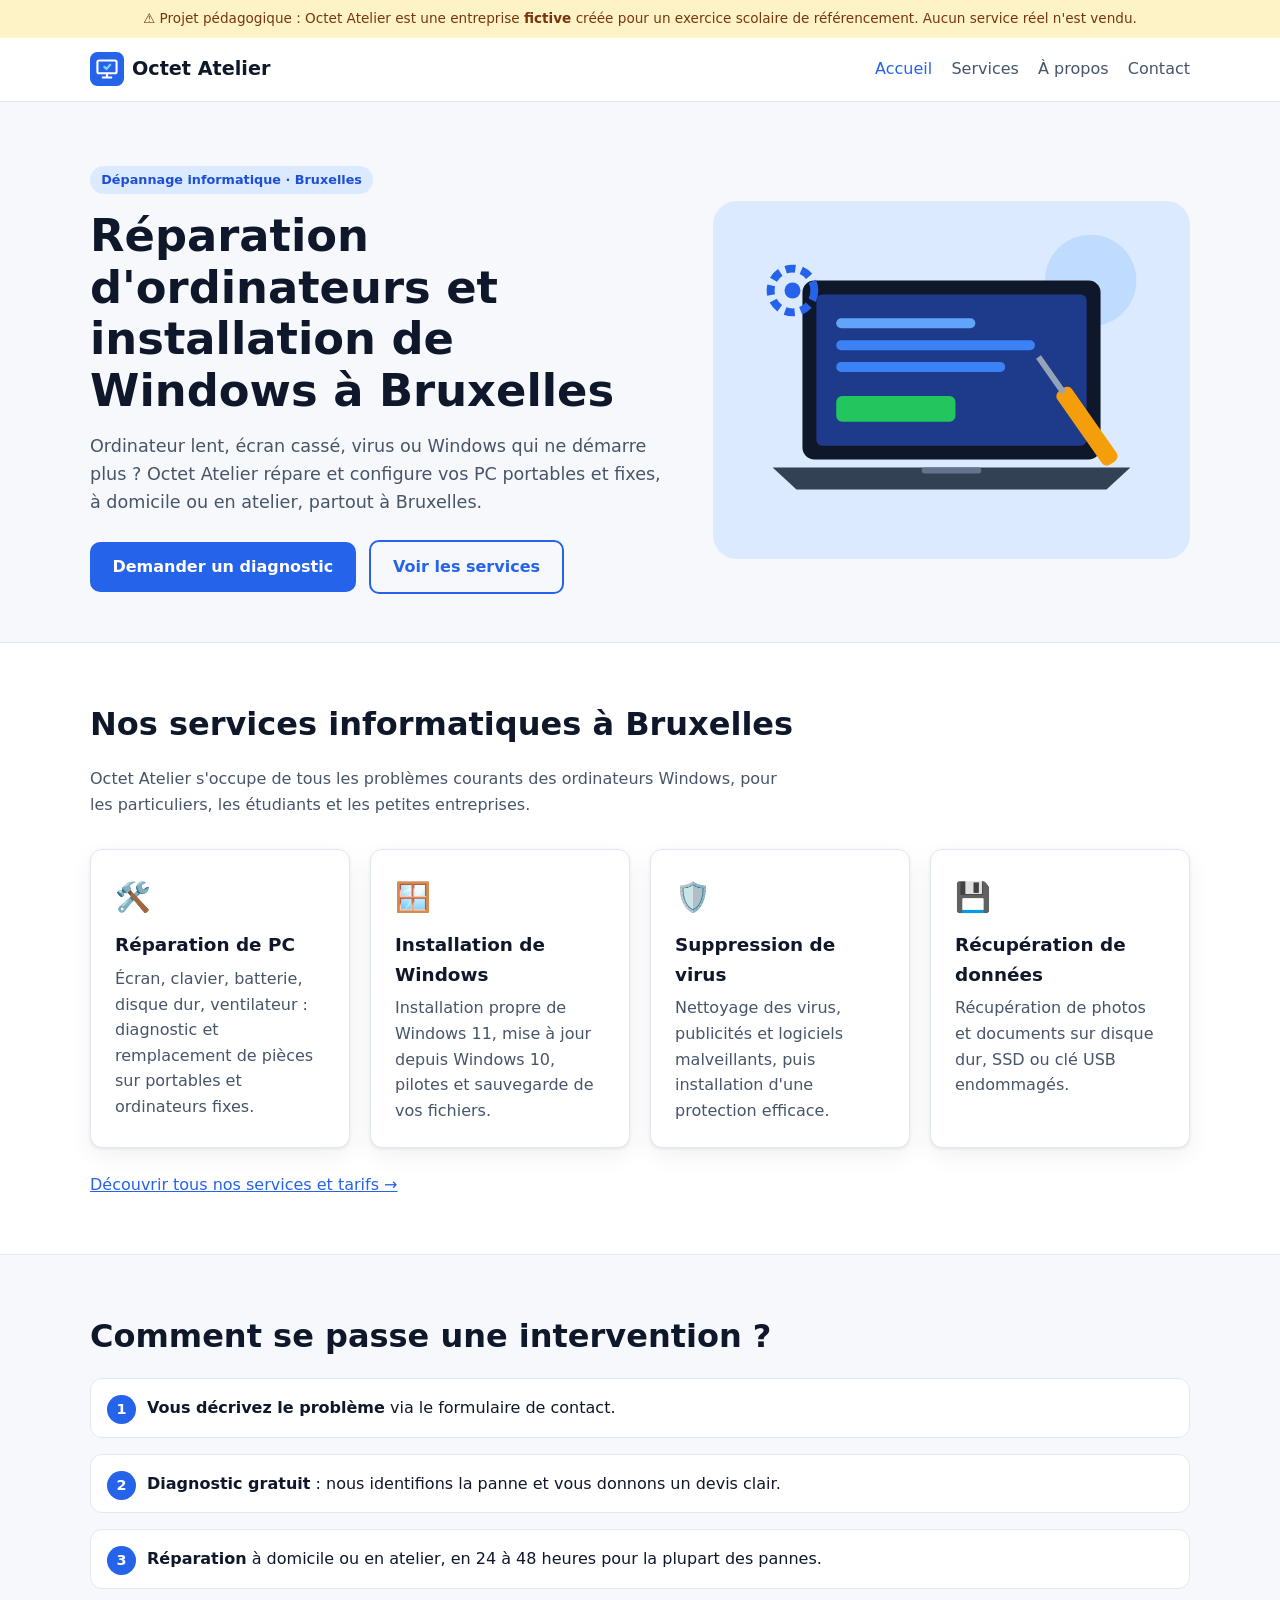
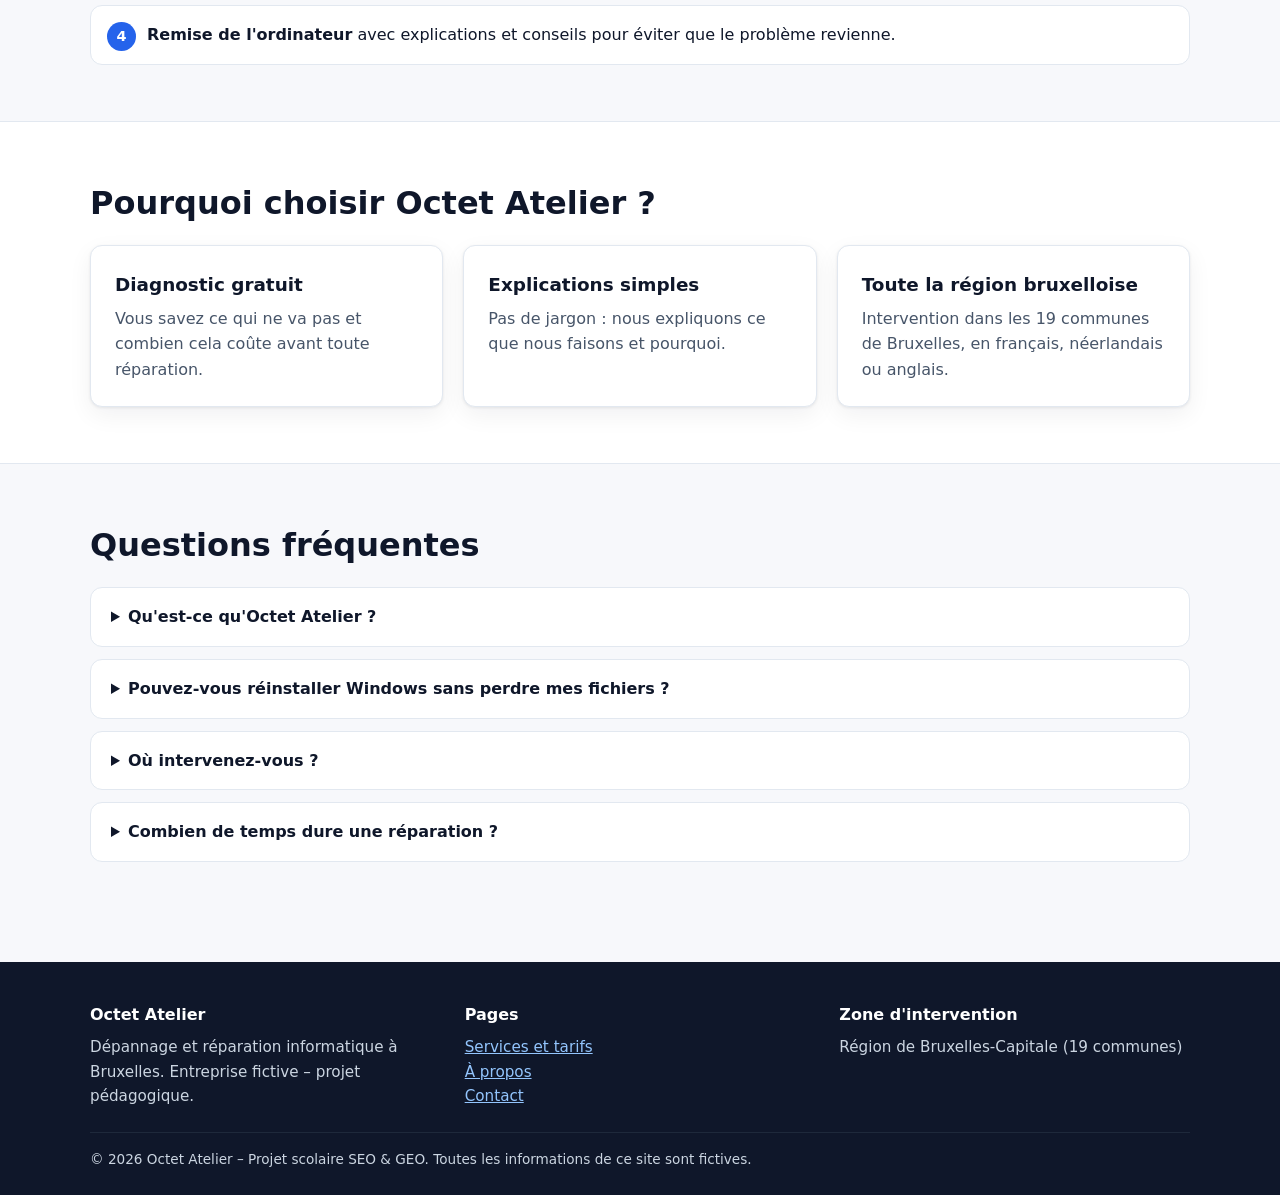
<file: index.html>
<!DOCTYPE html>
<html lang="fr-BE">
<head>
  <meta charset="UTF-8">
  <meta name="viewport" content="width=device-width, initial-scale=1.0">
  <title>Octet Atelier – Réparation PC et Windows à Bruxelles</title>
  <meta name="description" content="Dépannage informatique à Bruxelles : réparation PC, installation Windows, suppression de virus et récupération de données. Entreprise fictive (projet scolaire).">
  <link rel="canonical" href="https://octet-atelier.vercel.app/">
  <meta name="robots" content="index, follow">

  <!-- Partage sur les réseaux sociaux -->
  <meta property="og:type" content="website">
  <meta property="og:locale" content="fr_BE">
  <meta property="og:title" content="Octet Atelier – Réparation PC et Windows à Bruxelles">
  <meta property="og:description" content="Dépannage informatique à Bruxelles : réparation PC, installation Windows, virus, données. Entreprise fictive – projet pédagogique.">
  <meta property="og:url" content="https://octet-atelier.vercel.app/">
  <meta property="og:image" content="https://octet-atelier.vercel.app/images/reparation-ordinateur-bruxelles.svg">

  <link rel="icon" href="/images/logo-octet-atelier.svg" type="image/svg+xml">
  <link rel="stylesheet" href="/style.css">

  <!-- Données structurées Schema.org (GEO) -->
  <script type="application/ld+json">
  {
    "@context": "https://schema.org",
    "@graph": [
      {
        "@type": "LocalBusiness",
        "@id": "https://octet-atelier.vercel.app/#entreprise",
        "name": "Octet Atelier",
        "description": "Entreprise fictive créée dans le cadre d'un projet pédagogique : dépannage et réparation informatique à Bruxelles (réparation d'ordinateurs, installation de Windows, suppression de virus, récupération de données).",
        "url": "https://octet-atelier.vercel.app/",
        "logo": "https://octet-atelier.vercel.app/images/logo-octet-atelier.svg",
        "image": "https://octet-atelier.vercel.app/images/reparation-ordinateur-bruxelles.svg",
        "address": {
          "@type": "PostalAddress",
          "addressLocality": "Bruxelles",
          "addressCountry": "BE"
        },
        "areaServed": { "@type": "City", "name": "Bruxelles" },
        "knowsLanguage": ["fr", "nl", "en"],
        "hasOfferCatalog": {
          "@type": "OfferCatalog",
          "name": "Services informatiques",
          "itemListElement": [
            { "@type": "Offer", "itemOffered": { "@type": "Service", "name": "Réparation d'ordinateurs portables et fixes" } },
            { "@type": "Offer", "itemOffered": { "@type": "Service", "name": "Installation et réinstallation de Windows 11" } },
            { "@type": "Offer", "itemOffered": { "@type": "Service", "name": "Suppression de virus et logiciels malveillants" } },
            { "@type": "Offer", "itemOffered": { "@type": "Service", "name": "Récupération de données" } },
            { "@type": "Offer", "itemOffered": { "@type": "Service", "name": "Installation de logiciels, imprimantes et Wi-Fi" } },
            { "@type": "Offer", "itemOffered": { "@type": "Service", "name": "Montage de PC sur mesure" } }
          ]
        }
      },
      {
        "@type": "WebSite",
        "@id": "https://octet-atelier.vercel.app/#site",
        "url": "https://octet-atelier.vercel.app/",
        "name": "Octet Atelier",
        "inLanguage": "fr-BE",
        "publisher": { "@id": "https://octet-atelier.vercel.app/#entreprise" }
      },
      {
        "@type": "FAQPage",
        "mainEntity": [
          {
            "@type": "Question",
            "name": "Qu'est-ce qu'Octet Atelier ?",
            "acceptedAnswer": { "@type": "Answer", "text": "Octet Atelier est une entreprise fictive de dépannage informatique située à Bruxelles, créée dans le cadre d'un projet scolaire sur le référencement (SEO et GEO). Elle propose la réparation d'ordinateurs, l'installation de Windows, la suppression de virus et la récupération de données." }
          },
          {
            "@type": "Question",
            "name": "Octet Atelier peut-il réinstaller Windows sans perdre mes fichiers ?",
            "acceptedAnswer": { "@type": "Answer", "text": "Oui. Avant toute réinstallation de Windows, Octet Atelier sauvegarde les documents, photos et favoris, puis les replace sur l'ordinateur une fois le système réinstallé." }
          },
          {
            "@type": "Question",
            "name": "Où intervient Octet Atelier ?",
            "acceptedAnswer": { "@type": "Answer", "text": "Octet Atelier intervient dans les 19 communes de la Région de Bruxelles-Capitale, à domicile ou en atelier." }
          },
          {
            "@type": "Question",
            "name": "Combien de temps dure une réparation ?",
            "acceptedAnswer": { "@type": "Answer", "text": "La plupart des interventions (nettoyage, virus, installation de Windows) sont réalisées en 24 à 48 heures. Un remplacement de pièce peut prendre quelques jours selon la disponibilité." }
          }
        ]
      }
    ]
  }
  </script>
</head>
<body>
  <p class="notice">⚠️ Projet pédagogique : Octet Atelier est une entreprise <strong>fictive</strong> créée pour un exercice scolaire de référencement. Aucun service réel n'est vendu.</p>

  <header>
    <div class="container nav">
      <a href="/" class="logo"><img src="/images/logo-octet-atelier.svg" alt="Logo d'Octet Atelier, écran d'ordinateur avec une coche" width="34" height="34">Octet Atelier</a>
      <nav aria-label="Navigation principale">
        <ul>
          <li><a href="/" aria-current="page">Accueil</a></li>
          <li><a href="/services">Services</a></li>
          <li><a href="/a-propos">À propos</a></li>
          <li><a href="/contact">Contact</a></li>
        </ul>
      </nav>
    </div>
  </header>

  <main>
    <section class="hero">
      <div class="container hero-grid">
        <div>
          <span class="badge">Dépannage informatique · Bruxelles</span>
          <h1>Réparation d'ordinateurs et installation de Windows à Bruxelles</h1>
          <p class="lead">Ordinateur lent, écran cassé, virus ou Windows qui ne démarre plus ? Octet Atelier répare et configure vos PC portables et fixes, à domicile ou en atelier, partout à Bruxelles.</p>
          <a href="/contact" class="btn">Demander un diagnostic</a>
          <a href="/services" class="btn btn-outline">Voir les services</a>
        </div>
        <img src="/images/reparation-ordinateur-bruxelles.svg" alt="Illustration d'un ordinateur portable en cours de réparation avec un tournevis" width="480" height="360">
      </div>
    </section>

    <section class="alt">
      <div class="container">
        <h2>Nos services informatiques à Bruxelles</h2>
        <p class="section-intro">Octet Atelier s'occupe de tous les problèmes courants des ordinateurs Windows, pour les particuliers, les étudiants et les petites entreprises.</p>
        <div class="cards">
          <article class="card">
            <div class="icon" aria-hidden="true">🛠️</div>
            <h3>Réparation de PC</h3>
            <p>Écran, clavier, batterie, disque dur, ventilateur : diagnostic et remplacement de pièces sur portables et ordinateurs fixes.</p>
          </article>
          <article class="card">
            <div class="icon" aria-hidden="true">🪟</div>
            <h3>Installation de Windows</h3>
            <p>Installation propre de Windows 11, mise à jour depuis Windows 10, pilotes et sauvegarde de vos fichiers.</p>
          </article>
          <article class="card">
            <div class="icon" aria-hidden="true">🛡️</div>
            <h3>Suppression de virus</h3>
            <p>Nettoyage des virus, publicités et logiciels malveillants, puis installation d'une protection efficace.</p>
          </article>
          <article class="card">
            <div class="icon" aria-hidden="true">💾</div>
            <h3>Récupération de données</h3>
            <p>Récupération de photos et documents sur disque dur, SSD ou clé USB endommagés.</p>
          </article>
        </div>
        <p style="margin-top:1.5rem"><a href="/services">Découvrir tous nos services et tarifs →</a></p>
      </div>
    </section>

    <section>
      <div class="container">
        <h2>Comment se passe une intervention ?</h2>
        <ol class="steps">
          <li><strong>Vous décrivez le problème</strong> via le formulaire de contact.</li>
          <li><strong>Diagnostic gratuit</strong> : nous identifions la panne et vous donnons un devis clair.</li>
          <li><strong>Réparation</strong> à domicile ou en atelier, en 24 à 48 heures pour la plupart des pannes.</li>
          <li><strong>Remise de l'ordinateur</strong> avec explications et conseils pour éviter que le problème revienne.</li>
        </ol>
      </div>
    </section>

    <section class="alt">
      <div class="container">
        <h2>Pourquoi choisir Octet Atelier ?</h2>
        <div class="cards">
          <div class="card"><h3>Diagnostic gratuit</h3><p>Vous savez ce qui ne va pas et combien cela coûte avant toute réparation.</p></div>
          <div class="card"><h3>Explications simples</h3><p>Pas de jargon : nous expliquons ce que nous faisons et pourquoi.</p></div>
          <div class="card"><h3>Toute la région bruxelloise</h3><p>Intervention dans les 19 communes de Bruxelles, en français, néerlandais ou anglais.</p></div>
        </div>
      </div>
    </section>

    <section>
      <div class="container">
        <h2>Questions fréquentes</h2>
        <details>
          <summary>Qu'est-ce qu'Octet Atelier ?</summary>
          <p>Octet Atelier est une entreprise fictive de dépannage informatique située à Bruxelles, créée dans le cadre d'un projet scolaire sur le référencement (SEO et GEO). Elle propose la réparation d'ordinateurs, l'installation de Windows, la suppression de virus et la récupération de données.</p>
        </details>
        <details>
          <summary>Pouvez-vous réinstaller Windows sans perdre mes fichiers ?</summary>
          <p>Oui. Avant toute réinstallation de Windows, nous sauvegardons vos documents, photos et favoris, puis nous les replaçons sur l'ordinateur une fois le système réinstallé.</p>
        </details>
        <details>
          <summary>Où intervenez-vous ?</summary>
          <p>Dans les 19 communes de la Région de Bruxelles-Capitale, à domicile ou en atelier.</p>
        </details>
        <details>
          <summary>Combien de temps dure une réparation ?</summary>
          <p>La plupart des interventions (nettoyage, virus, installation de Windows) sont réalisées en 24 à 48 heures. Un remplacement de pièce peut prendre quelques jours selon la disponibilité.</p>
        </details>
      </div>
    </section>
  </main>

  <footer>
    <div class="container">
      <div class="footer-grid">
        <div>
          <h2>Octet Atelier</h2>
          <p>Dépannage et réparation informatique à Bruxelles. Entreprise fictive – projet pédagogique.</p>
        </div>
        <div>
          <h2>Pages</h2>
          <ul>
            <li><a href="/services">Services et tarifs</a></li>
            <li><a href="/a-propos">À propos</a></li>
            <li><a href="/contact">Contact</a></li>
          </ul>
        </div>
        <div>
          <h2>Zone d'intervention</h2>
          <p>Région de Bruxelles-Capitale (19 communes)</p>
        </div>
      </div>
      <p class="footer-bottom">© 2026 Octet Atelier – Projet scolaire SEO &amp; GEO. Toutes les informations de ce site sont fictives.</p>
    </div>
  </footer>
</body>
</html>
</file>
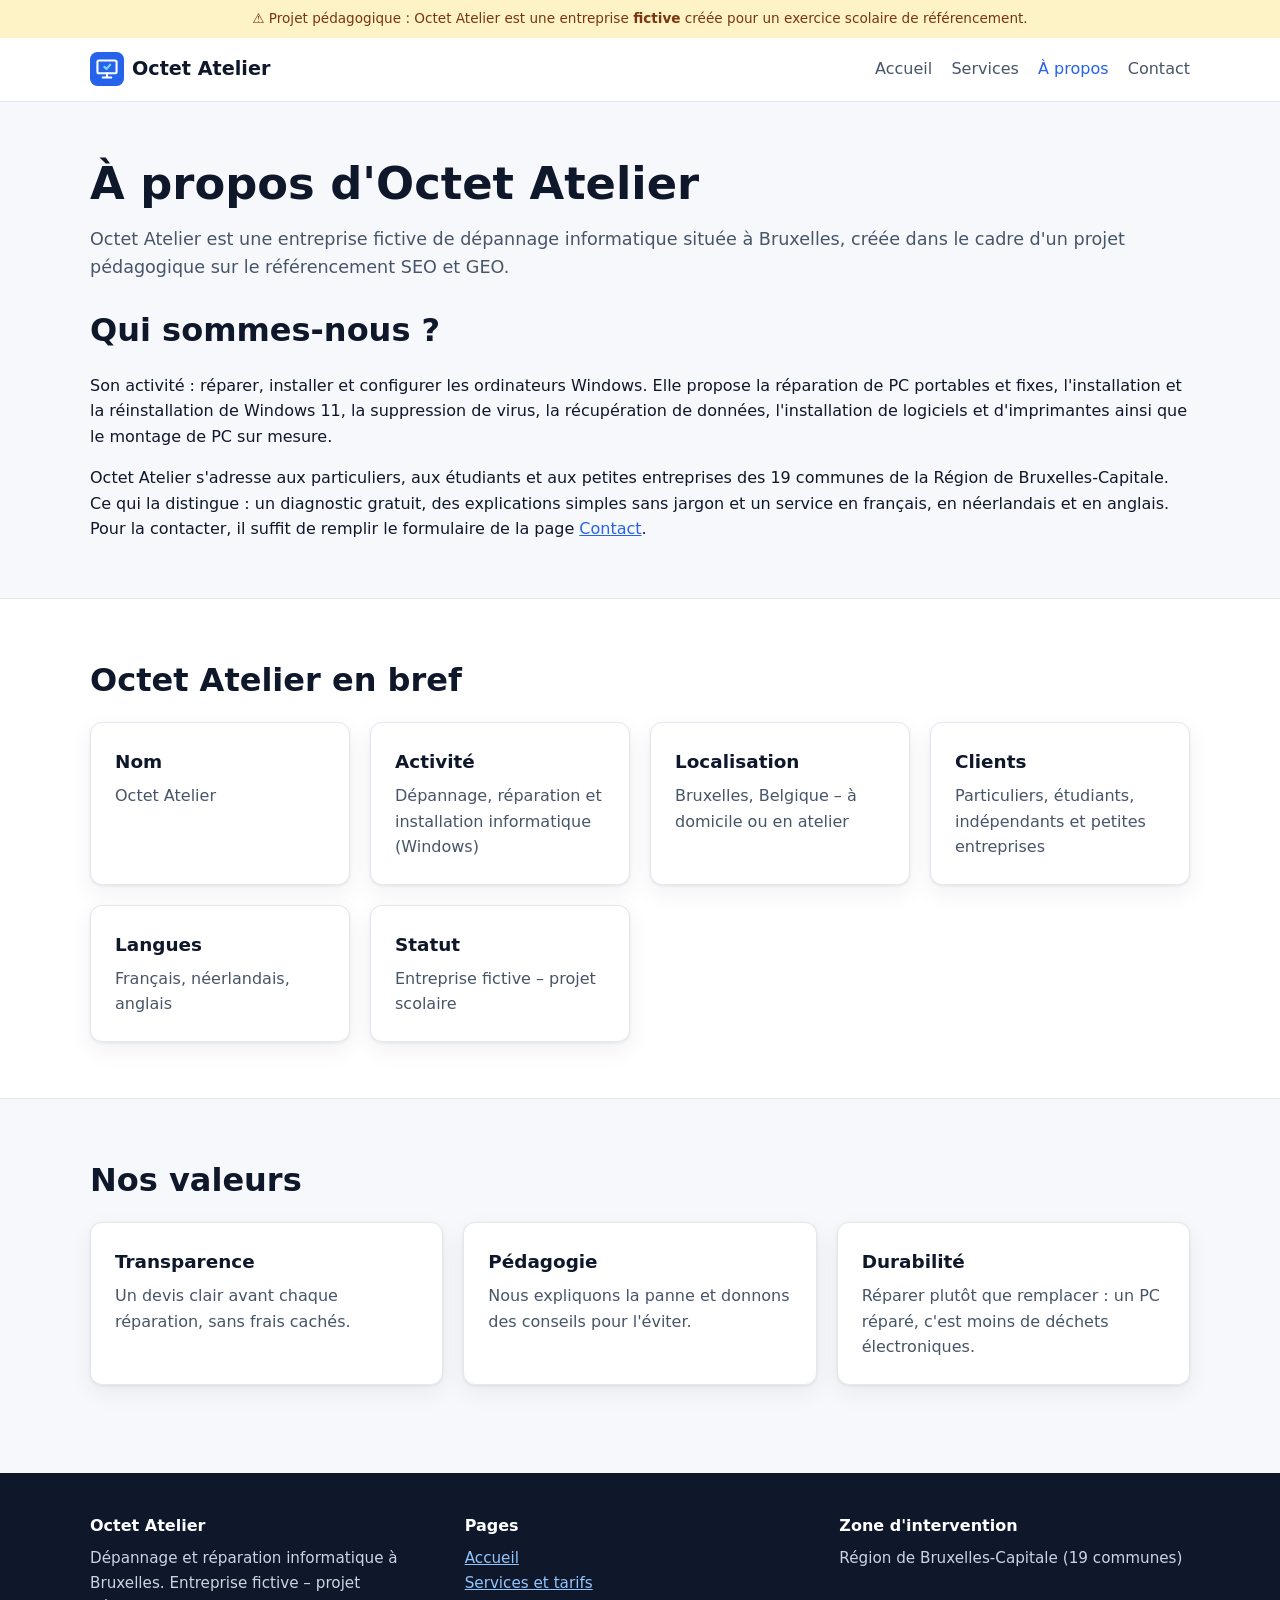
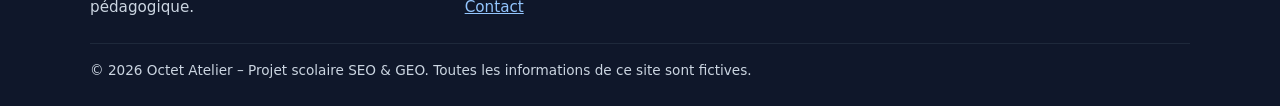
<file: a-propos.html>
<!DOCTYPE html>
<html lang="fr-BE">
<head>
  <meta charset="UTF-8">
  <meta name="viewport" content="width=device-width, initial-scale=1.0">
  <title>À propos d'Octet Atelier – Informaticien à Bruxelles</title>
  <meta name="description" content="Octet Atelier, entreprise fictive de dépannage informatique à Bruxelles créée pour un projet scolaire SEO et GEO : mission, valeurs et zone d'intervention.">
  <link rel="canonical" href="https://octet-atelier.vercel.app/a-propos">
  <meta property="og:title" content="À propos d'Octet Atelier – Informaticien à Bruxelles">
  <meta property="og:description" content="Entreprise fictive de dépannage informatique à Bruxelles – projet pédagogique SEO et GEO.">
  <meta property="og:url" content="https://octet-atelier.vercel.app/a-propos">
  <link rel="icon" href="/images/logo-octet-atelier.svg" type="image/svg+xml">
  <link rel="stylesheet" href="/style.css">
  <script type="application/ld+json">
  {
    "@context": "https://schema.org",
    "@type": "AboutPage",
    "name": "À propos d'Octet Atelier",
    "url": "https://octet-atelier.vercel.app/a-propos",
    "about": { "@id": "https://octet-atelier.vercel.app/#entreprise" },
    "breadcrumb": {
      "@type": "BreadcrumbList",
      "itemListElement": [
        { "@type": "ListItem", "position": 1, "name": "Accueil", "item": "https://octet-atelier.vercel.app/" },
        { "@type": "ListItem", "position": 2, "name": "À propos", "item": "https://octet-atelier.vercel.app/a-propos" }
      ]
    }
  }
  </script>
</head>
<body>
  <p class="notice">⚠️ Projet pédagogique : Octet Atelier est une entreprise <strong>fictive</strong> créée pour un exercice scolaire de référencement.</p>

  <header>
    <div class="container nav">
      <a href="/" class="logo"><img src="/images/logo-octet-atelier.svg" alt="Logo d'Octet Atelier, écran d'ordinateur avec une coche" width="34" height="34">Octet Atelier</a>
      <nav aria-label="Navigation principale">
        <ul>
          <li><a href="/">Accueil</a></li>
          <li><a href="/services">Services</a></li>
          <li><a href="/a-propos" aria-current="page">À propos</a></li>
          <li><a href="/contact">Contact</a></li>
        </ul>
      </nav>
    </div>
  </header>

  <main>
    <section>
      <div class="container">
        <h1>À propos d'Octet Atelier</h1>
        <p class="lead">Octet Atelier est une entreprise fictive de dépannage informatique située à Bruxelles, créée dans le cadre d'un projet pédagogique sur le référencement SEO et GEO.</p>

        <h2>Qui sommes-nous ?</h2>
        <p>Son activité : réparer, installer et configurer les ordinateurs Windows. Elle propose la réparation de PC portables et fixes, l'installation et la réinstallation de Windows 11, la suppression de virus, la récupération de données, l'installation de logiciels et d'imprimantes ainsi que le montage de PC sur mesure.</p>
        <p style="margin-top:1rem">Octet Atelier s'adresse aux particuliers, aux étudiants et aux petites entreprises des 19 communes de la Région de Bruxelles-Capitale. Ce qui la distingue : un diagnostic gratuit, des explications simples sans jargon et un service en français, en néerlandais et en anglais. Pour la contacter, il suffit de remplir le formulaire de la page <a href="/contact">Contact</a>.</p>
      </div>
    </section>

    <section class="alt">
      <div class="container">
        <h2>Octet Atelier en bref</h2>
        <div class="cards">
          <div class="card"><h3>Nom</h3><p>Octet Atelier</p></div>
          <div class="card"><h3>Activité</h3><p>Dépannage, réparation et installation informatique (Windows)</p></div>
          <div class="card"><h3>Localisation</h3><p>Bruxelles, Belgique – à domicile ou en atelier</p></div>
          <div class="card"><h3>Clients</h3><p>Particuliers, étudiants, indépendants et petites entreprises</p></div>
          <div class="card"><h3>Langues</h3><p>Français, néerlandais, anglais</p></div>
          <div class="card"><h3>Statut</h3><p>Entreprise fictive – projet scolaire</p></div>
        </div>
      </div>
    </section>

    <section>
      <div class="container">
        <h2>Nos valeurs</h2>
        <div class="cards">
          <div class="card"><h3>Transparence</h3><p>Un devis clair avant chaque réparation, sans frais cachés.</p></div>
          <div class="card"><h3>Pédagogie</h3><p>Nous expliquons la panne et donnons des conseils pour l'éviter.</p></div>
          <div class="card"><h3>Durabilité</h3><p>Réparer plutôt que remplacer : un PC réparé, c'est moins de déchets électroniques.</p></div>
        </div>
      </div>
    </section>
  </main>

  <footer>
    <div class="container">
      <div class="footer-grid">
        <div>
          <h2>Octet Atelier</h2>
          <p>Dépannage et réparation informatique à Bruxelles. Entreprise fictive – projet pédagogique.</p>
        </div>
        <div>
          <h2>Pages</h2>
          <ul>
            <li><a href="/">Accueil</a></li>
            <li><a href="/services">Services et tarifs</a></li>
            <li><a href="/contact">Contact</a></li>
          </ul>
        </div>
        <div>
          <h2>Zone d'intervention</h2>
          <p>Région de Bruxelles-Capitale (19 communes)</p>
        </div>
      </div>
      <p class="footer-bottom">© 2026 Octet Atelier – Projet scolaire SEO &amp; GEO. Toutes les informations de ce site sont fictives.</p>
    </div>
  </footer>
</body>
</html>
</file>
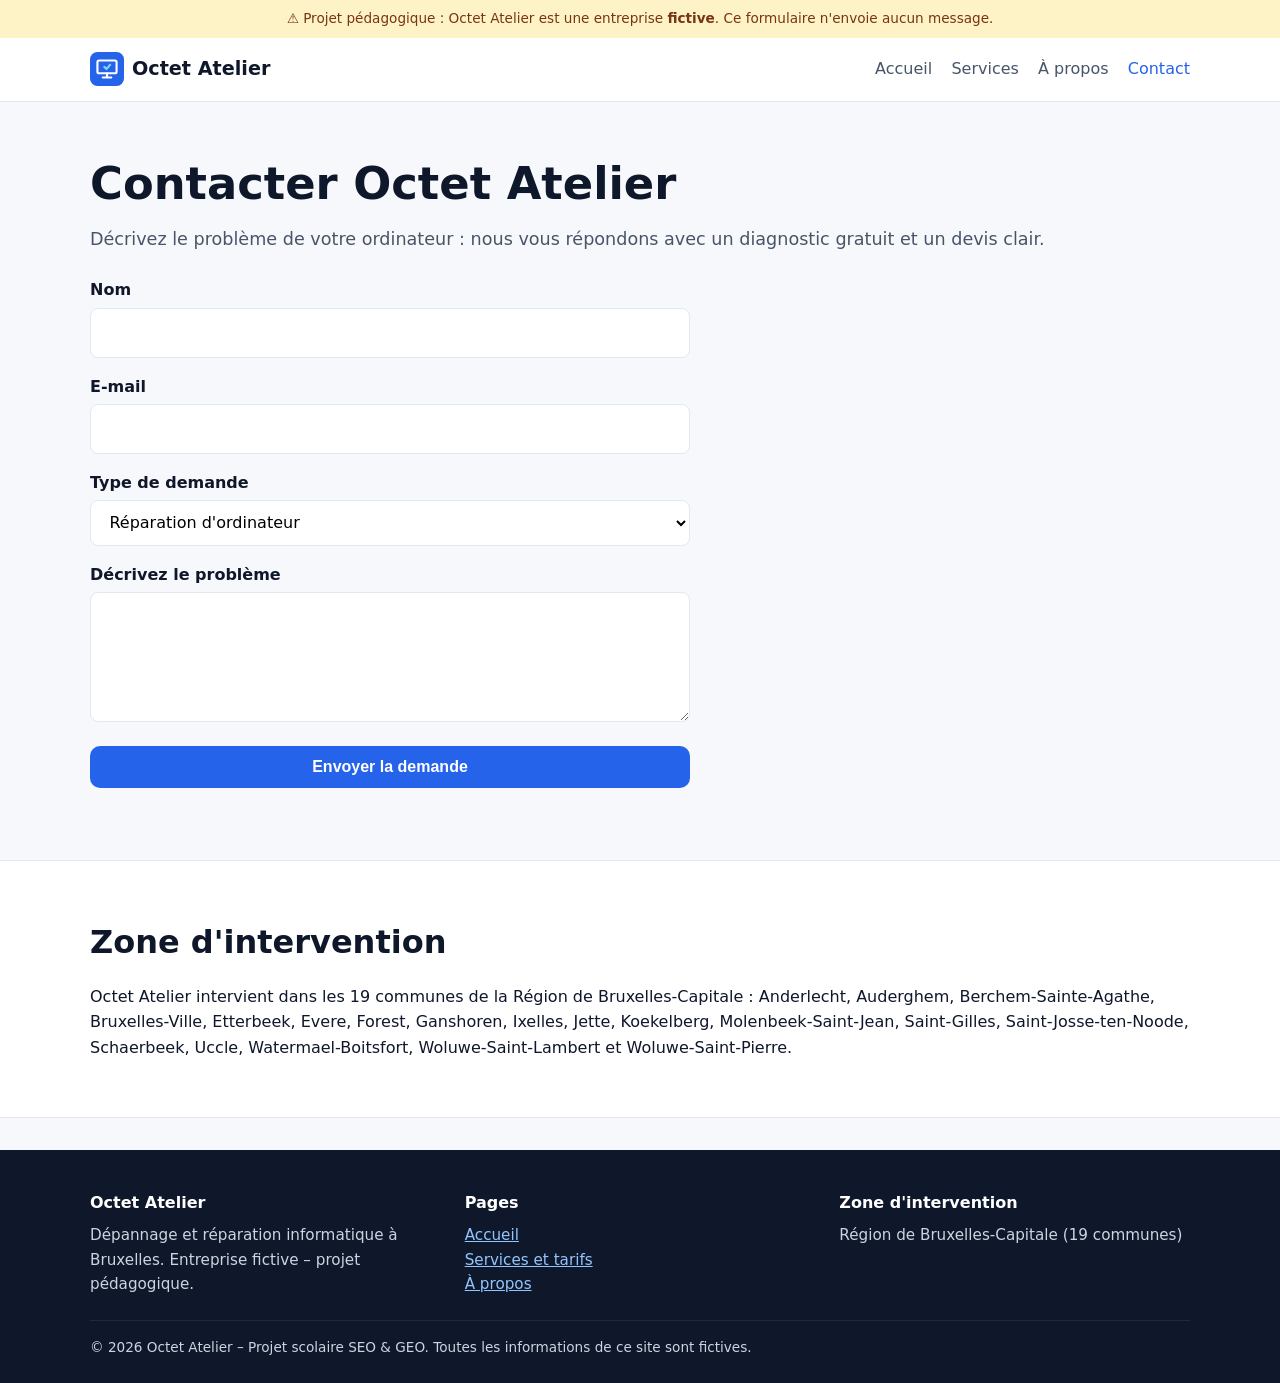
<file: contact.html>
<!DOCTYPE html>
<html lang="fr-BE">
<head>
  <meta charset="UTF-8">
  <meta name="viewport" content="width=device-width, initial-scale=1.0">
  <title>Contact – Dépannage informatique Bruxelles | Octet Atelier</title>
  <meta name="description" content="Demandez un diagnostic gratuit pour votre ordinateur à Bruxelles : réparation PC, installation de Windows, virus. Formulaire de contact (projet fictif).">
  <link rel="canonical" href="https://octet-atelier.vercel.app/contact">
  <meta property="og:title" content="Contact – Dépannage informatique Bruxelles | Octet Atelier">
  <meta property="og:description" content="Demandez un diagnostic gratuit pour votre ordinateur à Bruxelles (projet fictif).">
  <meta property="og:url" content="https://octet-atelier.vercel.app/contact">
  <link rel="icon" href="/images/logo-octet-atelier.svg" type="image/svg+xml">
  <link rel="stylesheet" href="/style.css">
  <script type="application/ld+json">
  {
    "@context": "https://schema.org",
    "@type": "ContactPage",
    "name": "Contacter Octet Atelier",
    "url": "https://octet-atelier.vercel.app/contact",
    "about": { "@id": "https://octet-atelier.vercel.app/#entreprise" }
  }
  </script>
</head>
<body>
  <p class="notice">⚠️ Projet pédagogique : Octet Atelier est une entreprise <strong>fictive</strong>. Ce formulaire n'envoie aucun message.</p>

  <header>
    <div class="container nav">
      <a href="/" class="logo"><img src="/images/logo-octet-atelier.svg" alt="Logo d'Octet Atelier, écran d'ordinateur avec une coche" width="34" height="34">Octet Atelier</a>
      <nav aria-label="Navigation principale">
        <ul>
          <li><a href="/">Accueil</a></li>
          <li><a href="/services">Services</a></li>
          <li><a href="/a-propos">À propos</a></li>
          <li><a href="/contact" aria-current="page">Contact</a></li>
        </ul>
      </nav>
    </div>
  </header>

  <main>
    <section>
      <div class="container">
        <h1>Contacter Octet Atelier</h1>
        <p class="lead">Décrivez le problème de votre ordinateur : nous vous répondons avec un diagnostic gratuit et un devis clair.</p>

        <form id="contact-form">
          <div>
            <label for="nom">Nom</label>
            <input id="nom" name="nom" type="text" autocomplete="name" required>
          </div>
          <div>
            <label for="email">E-mail</label>
            <input id="email" name="email" type="email" autocomplete="email" required>
          </div>
          <div>
            <label for="service">Type de demande</label>
            <select id="service" name="service">
              <option>Réparation d'ordinateur</option>
              <option>Installation de Windows</option>
              <option>Suppression de virus</option>
              <option>Récupération de données</option>
              <option>Installation de logiciel / imprimante / Wi-Fi</option>
              <option>Montage de PC sur mesure</option>
              <option>Autre</option>
            </select>
          </div>
          <div>
            <label for="message">Décrivez le problème</label>
            <textarea id="message" name="message" required></textarea>
          </div>
          <button type="submit" class="btn">Envoyer la demande</button>
          <p class="form-note" id="form-result" role="status"></p>
        </form>
      </div>
    </section>

    <section class="alt">
      <div class="container">
        <h2>Zone d'intervention</h2>
        <p>Octet Atelier intervient dans les 19 communes de la Région de Bruxelles-Capitale : Anderlecht, Auderghem, Berchem-Sainte-Agathe, Bruxelles-Ville, Etterbeek, Evere, Forest, Ganshoren, Ixelles, Jette, Koekelberg, Molenbeek-Saint-Jean, Saint-Gilles, Saint-Josse-ten-Noode, Schaerbeek, Uccle, Watermael-Boitsfort, Woluwe-Saint-Lambert et Woluwe-Saint-Pierre.</p>
      </div>
    </section>
  </main>

  <footer>
    <div class="container">
      <div class="footer-grid">
        <div>
          <h2>Octet Atelier</h2>
          <p>Dépannage et réparation informatique à Bruxelles. Entreprise fictive – projet pédagogique.</p>
        </div>
        <div>
          <h2>Pages</h2>
          <ul>
            <li><a href="/">Accueil</a></li>
            <li><a href="/services">Services et tarifs</a></li>
            <li><a href="/a-propos">À propos</a></li>
          </ul>
        </div>
        <div>
          <h2>Zone d'intervention</h2>
          <p>Région de Bruxelles-Capitale (19 communes)</p>
        </div>
      </div>
      <p class="footer-bottom">© 2026 Octet Atelier – Projet scolaire SEO &amp; GEO. Toutes les informations de ce site sont fictives.</p>
    </div>
  </footer>

  <script>
    document.getElementById('contact-form').addEventListener('submit', function (e) {
      e.preventDefault();
      document.getElementById('form-result').textContent =
        "Merci ! Ceci est un projet pédagogique : aucun message n'a été envoyé.";
      this.reset();
    });
  </script>
</body>
</html>
</file>
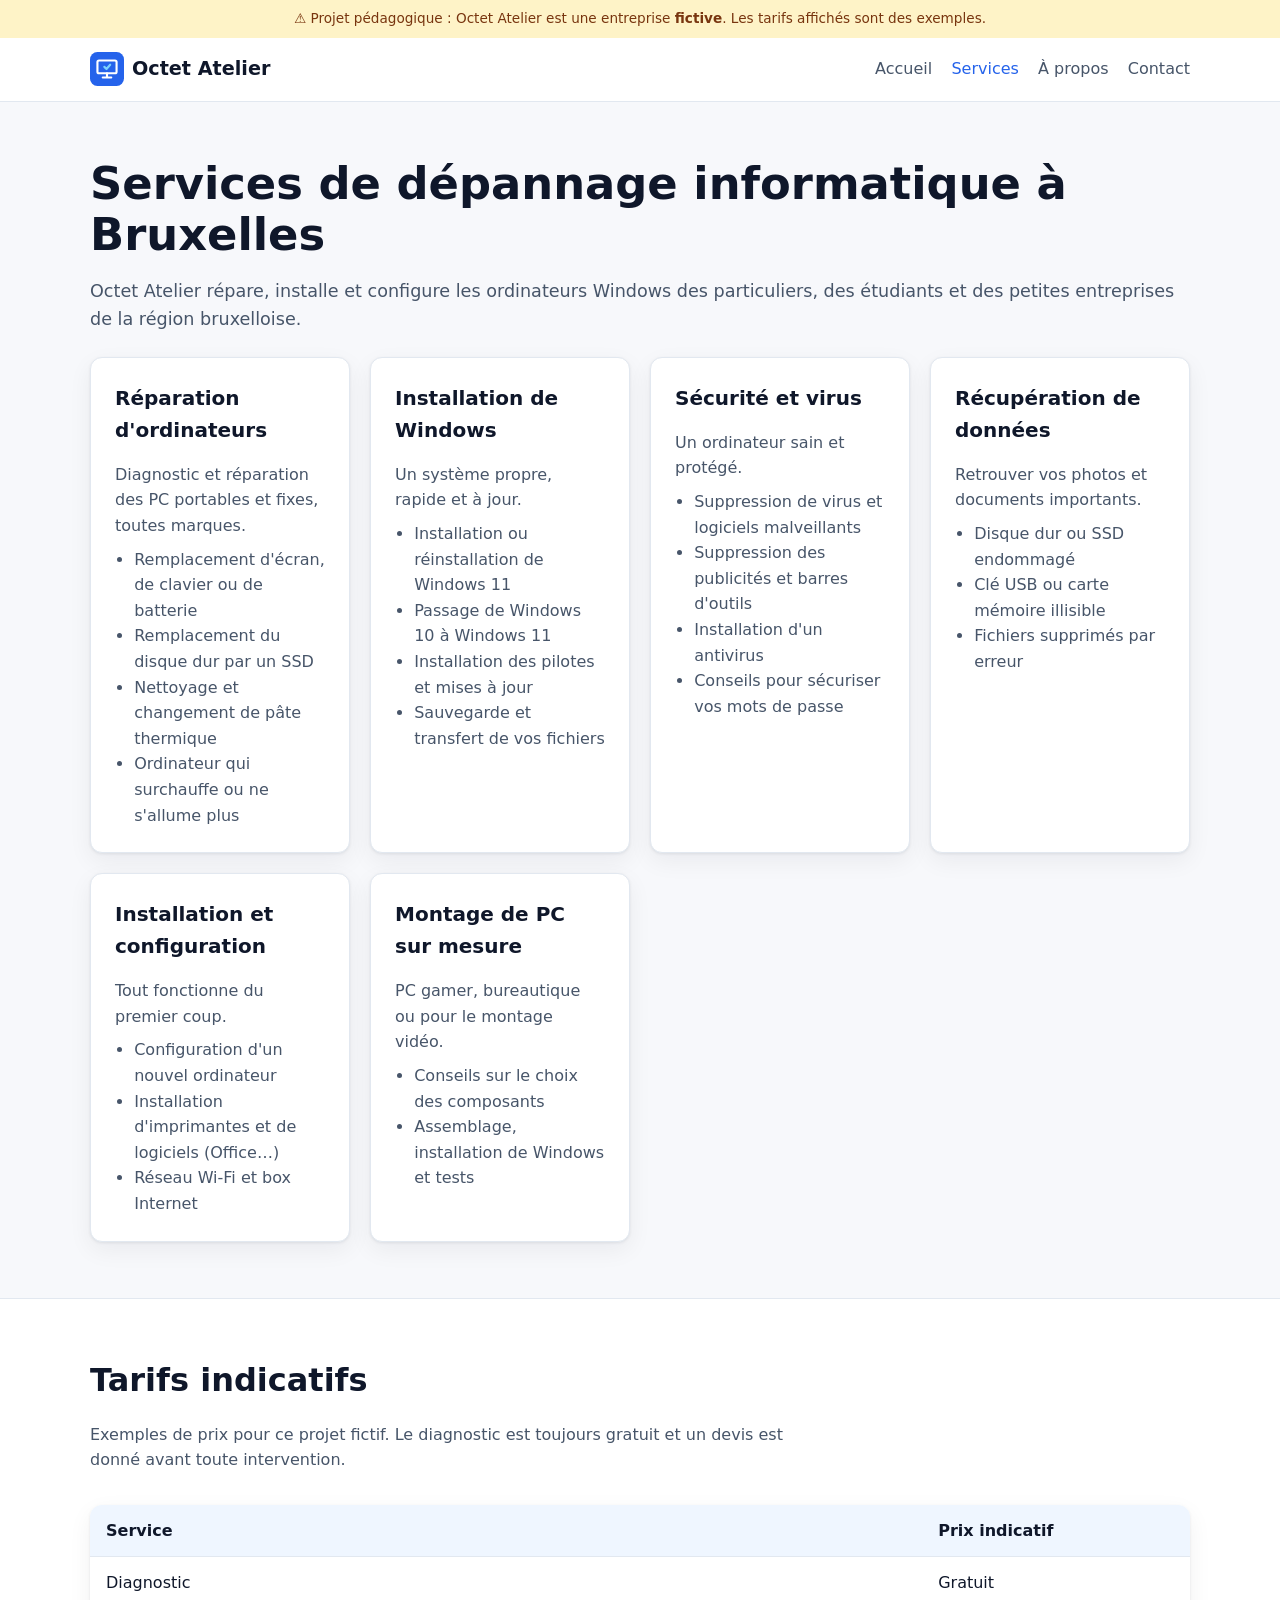
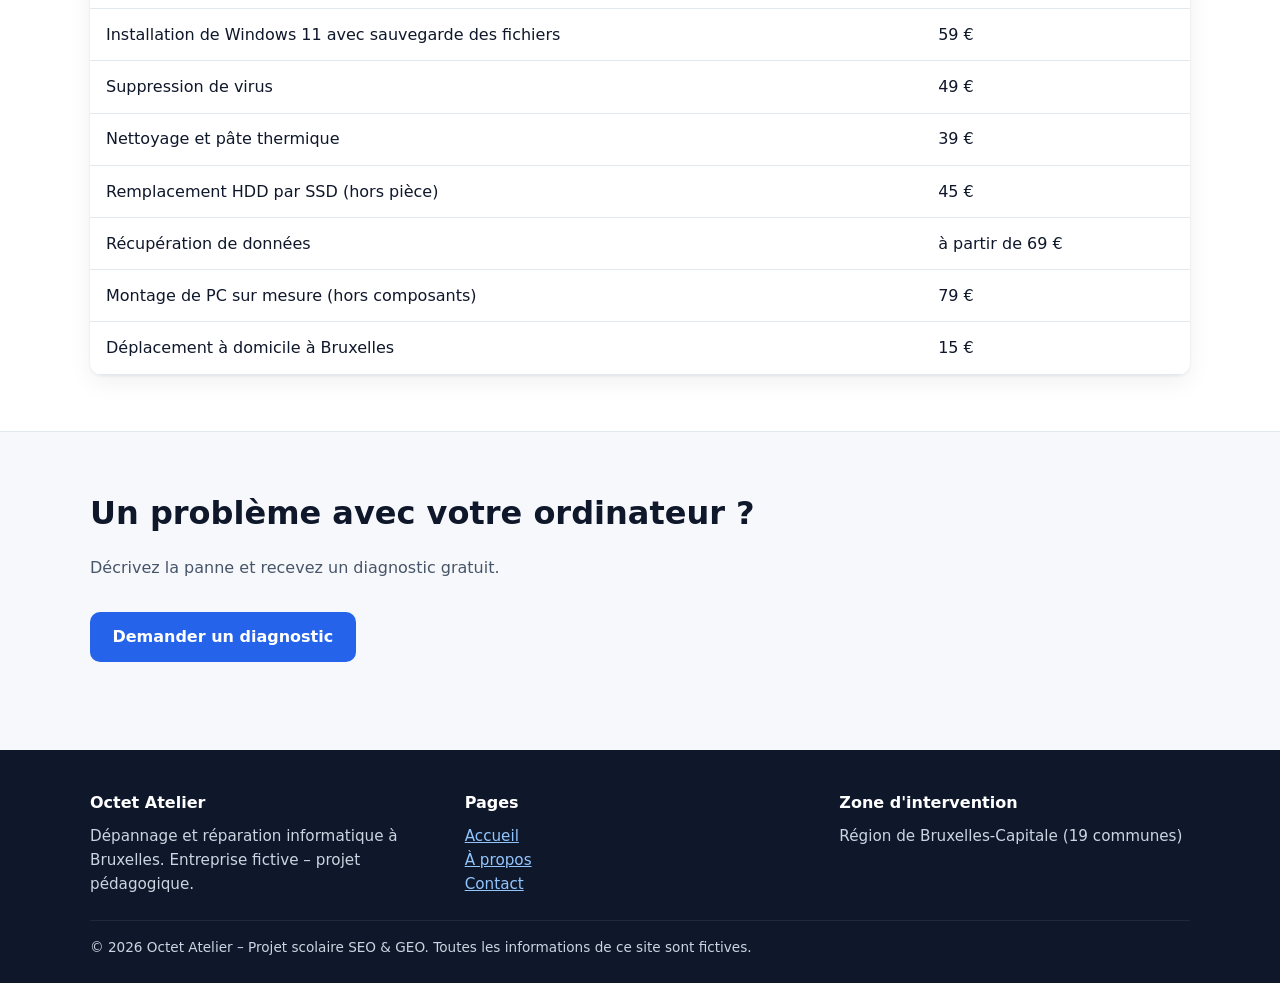
<file: services.html>
<!DOCTYPE html>
<html lang="fr-BE">
<head>
  <meta charset="UTF-8">
  <meta name="viewport" content="width=device-width, initial-scale=1.0">
  <title>Services et tarifs – Dépannage PC Bruxelles | Octet Atelier</title>
  <meta name="description" content="Réparation PC, installation de Windows 11, virus, récupération de données et montage de PC à Bruxelles. Services et tarifs indicatifs (projet fictif).">
  <link rel="canonical" href="https://octet-atelier.vercel.app/services">
  <meta property="og:title" content="Services et tarifs – Dépannage PC Bruxelles | Octet Atelier">
  <meta property="og:description" content="Réparation PC, installation Windows, virus, données : les services d'Octet Atelier à Bruxelles (projet fictif).">
  <meta property="og:url" content="https://octet-atelier.vercel.app/services">
  <link rel="icon" href="/images/logo-octet-atelier.svg" type="image/svg+xml">
  <link rel="stylesheet" href="/style.css">
  <script type="application/ld+json">
  {
    "@context": "https://schema.org",
    "@type": "BreadcrumbList",
    "itemListElement": [
      { "@type": "ListItem", "position": 1, "name": "Accueil", "item": "https://octet-atelier.vercel.app/" },
      { "@type": "ListItem", "position": 2, "name": "Services", "item": "https://octet-atelier.vercel.app/services" }
    ]
  }
  </script>
</head>
<body>
  <p class="notice">⚠️ Projet pédagogique : Octet Atelier est une entreprise <strong>fictive</strong>. Les tarifs affichés sont des exemples.</p>

  <header>
    <div class="container nav">
      <a href="/" class="logo"><img src="/images/logo-octet-atelier.svg" alt="Logo d'Octet Atelier, écran d'ordinateur avec une coche" width="34" height="34">Octet Atelier</a>
      <nav aria-label="Navigation principale">
        <ul>
          <li><a href="/">Accueil</a></li>
          <li><a href="/services" aria-current="page">Services</a></li>
          <li><a href="/a-propos">À propos</a></li>
          <li><a href="/contact">Contact</a></li>
        </ul>
      </nav>
    </div>
  </header>

  <main>
    <section>
      <div class="container">
        <h1>Services de dépannage informatique à Bruxelles</h1>
        <p class="lead">Octet Atelier répare, installe et configure les ordinateurs Windows des particuliers, des étudiants et des petites entreprises de la région bruxelloise.</p>

        <div class="cards">
          <article class="card">
            <h2 style="font-size:1.25rem">Réparation d'ordinateurs</h2>
            <p>Diagnostic et réparation des PC portables et fixes, toutes marques.</p>
            <ul>
              <li>Remplacement d'écran, de clavier ou de batterie</li>
              <li>Remplacement du disque dur par un SSD</li>
              <li>Nettoyage et changement de pâte thermique</li>
              <li>Ordinateur qui surchauffe ou ne s'allume plus</li>
            </ul>
          </article>
          <article class="card">
            <h2 style="font-size:1.25rem">Installation de Windows</h2>
            <p>Un système propre, rapide et à jour.</p>
            <ul>
              <li>Installation ou réinstallation de Windows 11</li>
              <li>Passage de Windows 10 à Windows 11</li>
              <li>Installation des pilotes et mises à jour</li>
              <li>Sauvegarde et transfert de vos fichiers</li>
            </ul>
          </article>
          <article class="card">
            <h2 style="font-size:1.25rem">Sécurité et virus</h2>
            <p>Un ordinateur sain et protégé.</p>
            <ul>
              <li>Suppression de virus et logiciels malveillants</li>
              <li>Suppression des publicités et barres d'outils</li>
              <li>Installation d'un antivirus</li>
              <li>Conseils pour sécuriser vos mots de passe</li>
            </ul>
          </article>
          <article class="card">
            <h2 style="font-size:1.25rem">Récupération de données</h2>
            <p>Retrouver vos photos et documents importants.</p>
            <ul>
              <li>Disque dur ou SSD endommagé</li>
              <li>Clé USB ou carte mémoire illisible</li>
              <li>Fichiers supprimés par erreur</li>
            </ul>
          </article>
          <article class="card">
            <h2 style="font-size:1.25rem">Installation et configuration</h2>
            <p>Tout fonctionne du premier coup.</p>
            <ul>
              <li>Configuration d'un nouvel ordinateur</li>
              <li>Installation d'imprimantes et de logiciels (Office…)</li>
              <li>Réseau Wi-Fi et box Internet</li>
            </ul>
          </article>
          <article class="card">
            <h2 style="font-size:1.25rem">Montage de PC sur mesure</h2>
            <p>PC gamer, bureautique ou pour le montage vidéo.</p>
            <ul>
              <li>Conseils sur le choix des composants</li>
              <li>Assemblage, installation de Windows et tests</li>
            </ul>
          </article>
        </div>
      </div>
    </section>

    <section class="alt">
      <div class="container">
        <h2>Tarifs indicatifs</h2>
        <p class="section-intro">Exemples de prix pour ce projet fictif. Le diagnostic est toujours gratuit et un devis est donné avant toute intervention.</p>
        <table>
          <thead>
            <tr><th scope="col">Service</th><th scope="col">Prix indicatif</th></tr>
          </thead>
          <tbody>
            <tr><td>Diagnostic</td><td>Gratuit</td></tr>
            <tr><td>Installation de Windows 11 avec sauvegarde des fichiers</td><td>59 €</td></tr>
            <tr><td>Suppression de virus</td><td>49 €</td></tr>
            <tr><td>Nettoyage et pâte thermique</td><td>39 €</td></tr>
            <tr><td>Remplacement HDD par SSD (hors pièce)</td><td>45 €</td></tr>
            <tr><td>Récupération de données</td><td>à partir de 69 €</td></tr>
            <tr><td>Montage de PC sur mesure (hors composants)</td><td>79 €</td></tr>
            <tr><td>Déplacement à domicile à Bruxelles</td><td>15 €</td></tr>
          </tbody>
        </table>
      </div>
    </section>

    <section>
      <div class="container">
        <h2>Un problème avec votre ordinateur ?</h2>
        <p class="section-intro">Décrivez la panne et recevez un diagnostic gratuit.</p>
        <a href="/contact" class="btn">Demander un diagnostic</a>
      </div>
    </section>
  </main>

  <footer>
    <div class="container">
      <div class="footer-grid">
        <div>
          <h2>Octet Atelier</h2>
          <p>Dépannage et réparation informatique à Bruxelles. Entreprise fictive – projet pédagogique.</p>
        </div>
        <div>
          <h2>Pages</h2>
          <ul>
            <li><a href="/">Accueil</a></li>
            <li><a href="/a-propos">À propos</a></li>
            <li><a href="/contact">Contact</a></li>
          </ul>
        </div>
        <div>
          <h2>Zone d'intervention</h2>
          <p>Région de Bruxelles-Capitale (19 communes)</p>
        </div>
      </div>
      <p class="footer-bottom">© 2026 Octet Atelier – Projet scolaire SEO &amp; GEO. Toutes les informations de ce site sont fictives.</p>
    </div>
  </footer>
</body>
</html>
</file>
<file: style.css>
:root {
  --bg: #f7f8fb;
  --surface: #ffffff;
  --text: #0f172a;
  --muted: #475569;
  --border: #e2e8f0;
  --primary: #2563eb;
  --primary-dark: #1d4ed8;
  --accent: #0ea5e9;
  --radius: 12px;
  --shadow: 0 1px 3px rgba(15, 23, 42, .08), 0 8px 24px rgba(15, 23, 42, .06);
}

* { box-sizing: border-box; margin: 0; padding: 0; }

body {
  font-family: system-ui, -apple-system, "Segoe UI", Roboto, sans-serif;
  background: var(--bg);
  color: var(--text);
  line-height: 1.6;
}

img { max-width: 100%; height: auto; display: block; }
a { color: var(--primary); }

.container { width: min(1100px, 92%); margin: 0 auto; }

/* Bandeau projet pédagogique */
.notice {
  background: #fef3c7;
  color: #78350f;
  font-size: .85rem;
  text-align: center;
  padding: .5rem 1rem;
}

/* En-tête */
header {
  background: var(--surface);
  border-bottom: 1px solid var(--border);
  position: sticky;
  top: 0;
  z-index: 10;
}
.nav {
  display: flex;
  align-items: center;
  justify-content: space-between;
  gap: 1rem;
  padding: .9rem 0;
  flex-wrap: wrap;
}
.logo {
  display: flex;
  align-items: center;
  gap: .5rem;
  font-weight: 800;
  font-size: 1.2rem;
  color: var(--text);
  text-decoration: none;
}
.logo img { width: 34px; height: 34px; }
nav ul { list-style: none; display: flex; gap: 1.2rem; flex-wrap: wrap; }
nav a { text-decoration: none; color: var(--muted); font-weight: 500; }
nav a:hover, nav a[aria-current="page"] { color: var(--primary); }

/* Hero */
.hero { padding: 4rem 0 3rem; }
.hero-grid {
  display: grid;
  grid-template-columns: 1.1fr .9fr;
  gap: 2.5rem;
  align-items: center;
}
.badge {
  display: inline-block;
  background: #dbeafe;
  color: var(--primary-dark);
  font-size: .8rem;
  font-weight: 600;
  padding: .25rem .7rem;
  border-radius: 999px;
  margin-bottom: 1rem;
}
h1 { font-size: clamp(1.9rem, 4vw, 2.8rem); line-height: 1.15; margin-bottom: 1rem; }
h2 { font-size: clamp(1.5rem, 3vw, 2rem); margin-bottom: 1rem; }
h3 { font-size: 1.15rem; margin-bottom: .4rem; }
.lead { font-size: 1.1rem; color: var(--muted); margin-bottom: 1.5rem; }

.btn {
  display: inline-block;
  background: var(--primary);
  color: #fff;
  padding: .75rem 1.4rem;
  border-radius: 10px;
  text-decoration: none;
  font-weight: 600;
  border: none;
  cursor: pointer;
  font-size: 1rem;
}
.btn:hover { background: var(--primary-dark); }
.btn-outline {
  background: transparent;
  color: var(--primary);
  border: 2px solid var(--primary);
  margin-left: .5rem;
}
.btn-outline:hover { background: #eff6ff; }

/* Sections */
section { padding: 3.5rem 0; }
section.alt { background: var(--surface); border-block: 1px solid var(--border); }
.section-intro { color: var(--muted); max-width: 700px; margin-bottom: 2rem; }

.cards {
  display: grid;
  grid-template-columns: repeat(auto-fit, minmax(240px, 1fr));
  gap: 1.25rem;
}
.card {
  background: var(--surface);
  border: 1px solid var(--border);
  border-radius: var(--radius);
  padding: 1.5rem;
  box-shadow: var(--shadow);
}
.card .icon { font-size: 1.8rem; margin-bottom: .6rem; }
.card p { color: var(--muted); }
.card ul { color: var(--muted); padding-left: 1.2rem; margin-top: .5rem; }

.steps { counter-reset: step; list-style: none; display: grid; gap: 1rem; }
.steps li {
  counter-increment: step;
  background: var(--surface);
  border: 1px solid var(--border);
  border-radius: var(--radius);
  padding: 1rem 1rem 1rem 3.5rem;
  position: relative;
}
.steps li::before {
  content: counter(step);
  position: absolute;
  left: 1rem;
  top: 1rem;
  width: 1.8rem;
  height: 1.8rem;
  border-radius: 50%;
  background: var(--primary);
  color: #fff;
  display: grid;
  place-items: center;
  font-weight: 700;
  font-size: .9rem;
}

/* FAQ */
details {
  background: var(--surface);
  border: 1px solid var(--border);
  border-radius: var(--radius);
  padding: 1rem 1.25rem;
  margin-bottom: .75rem;
}
summary { font-weight: 600; cursor: pointer; }
details p { margin-top: .6rem; color: var(--muted); }

/* Tableau tarifs */
table { width: 100%; border-collapse: collapse; background: var(--surface); border-radius: var(--radius); overflow: hidden; box-shadow: var(--shadow); }
th, td { text-align: left; padding: .8rem 1rem; border-bottom: 1px solid var(--border); }
th { background: #eff6ff; }

/* Formulaire */
form { display: grid; gap: 1rem; max-width: 600px; }
label { font-weight: 600; display: block; margin-bottom: .3rem; }
input, select, textarea {
  width: 100%;
  padding: .7rem .9rem;
  border: 1px solid var(--border);
  border-radius: 8px;
  font: inherit;
  background: #fff;
}
textarea { min-height: 130px; }
.form-note { font-size: .9rem; color: var(--muted); }

/* Pied de page */
footer {
  background: #0f172a;
  color: #cbd5e1;
  padding: 2.5rem 0 1.5rem;
  margin-top: 2rem;
  font-size: .95rem;
}
footer a { color: #93c5fd; }
.footer-grid {
  display: grid;
  grid-template-columns: repeat(auto-fit, minmax(200px, 1fr));
  gap: 1.5rem;
  margin-bottom: 1.5rem;
}
footer h2 { font-size: 1rem; color: #fff; margin-bottom: .5rem; }
footer ul { list-style: none; }
.footer-bottom { border-top: 1px solid #1e293b; padding-top: 1rem; font-size: .85rem; }

/* Mobile */
@media (max-width: 760px) {
  .hero-grid { grid-template-columns: 1fr; }
  .hero { padding-top: 2.5rem; }
  .btn-outline { margin-left: 0; margin-top: .5rem; }
  nav ul { gap: .8rem; font-size: .95rem; }
}
</file>
